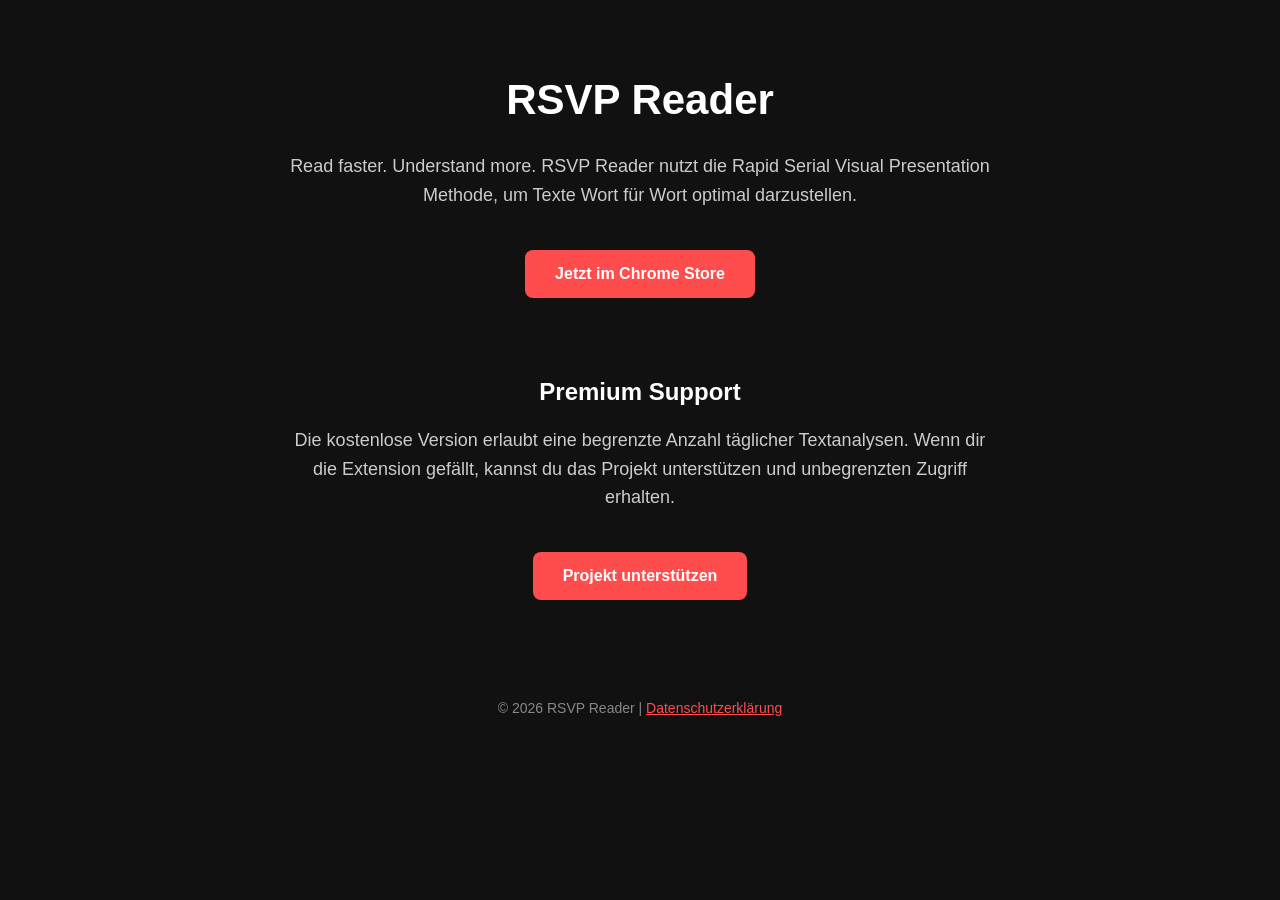
<file: index.html>
<!DOCTYPE html>
<html lang="de">
<head>
  <meta charset="UTF-8">
  <title>RSVP Reader – Speed Reading Extension</title>
  <meta name="viewport" content="width=device-width, initial-scale=1.0">
  <style>
    body {
      font-family: Arial, sans-serif;
      background: #111;
      color: #fff;
      text-align: center;
      padding: 40px;
    }
    h1 {
      font-size: 42px;
    }
    p {
      max-width: 700px;
      margin: 20px auto;
      font-size: 18px;
      line-height: 1.6;
      color: #ccc;
    }
    .button {
      display: inline-block;
      padding: 15px 30px;
      margin: 20px;
      background: #ff4d4d;
      color: white;
      text-decoration: none;
      border-radius: 8px;
      font-weight: bold;
    }
    .section {
      margin-top: 60px;
    }
    footer {
      margin-top: 80px;
      font-size: 14px;
      color: #888;
    }
    a {
      color: #ff4d4d;
    }
  </style>
</head>
<body>

  <h1>RSVP Reader</h1>
  <p>
    Read faster. Understand more.  
    RSVP Reader nutzt die Rapid Serial Visual Presentation Methode,
    um Texte Wort für Wort optimal darzustellen.
  </p>

  <a class="button" href="#">Jetzt im Chrome Store</a>

  <div class="section">
    <h2>Premium Support</h2>
    <p>
      Die kostenlose Version erlaubt eine begrenzte Anzahl täglicher Textanalysen.
      Wenn dir die Extension gefällt, kannst du das Projekt unterstützen
      und unbegrenzten Zugriff erhalten.
    </p>
    <a class="button" href="https://deine-website.de/donate">Projekt unterstützen</a>
  </div>

  <footer>
    © 2026 RSVP Reader  
    | <a href="privacy.html">Datenschutzerklärung</a>
  </footer>

</body>
</html>
</file>
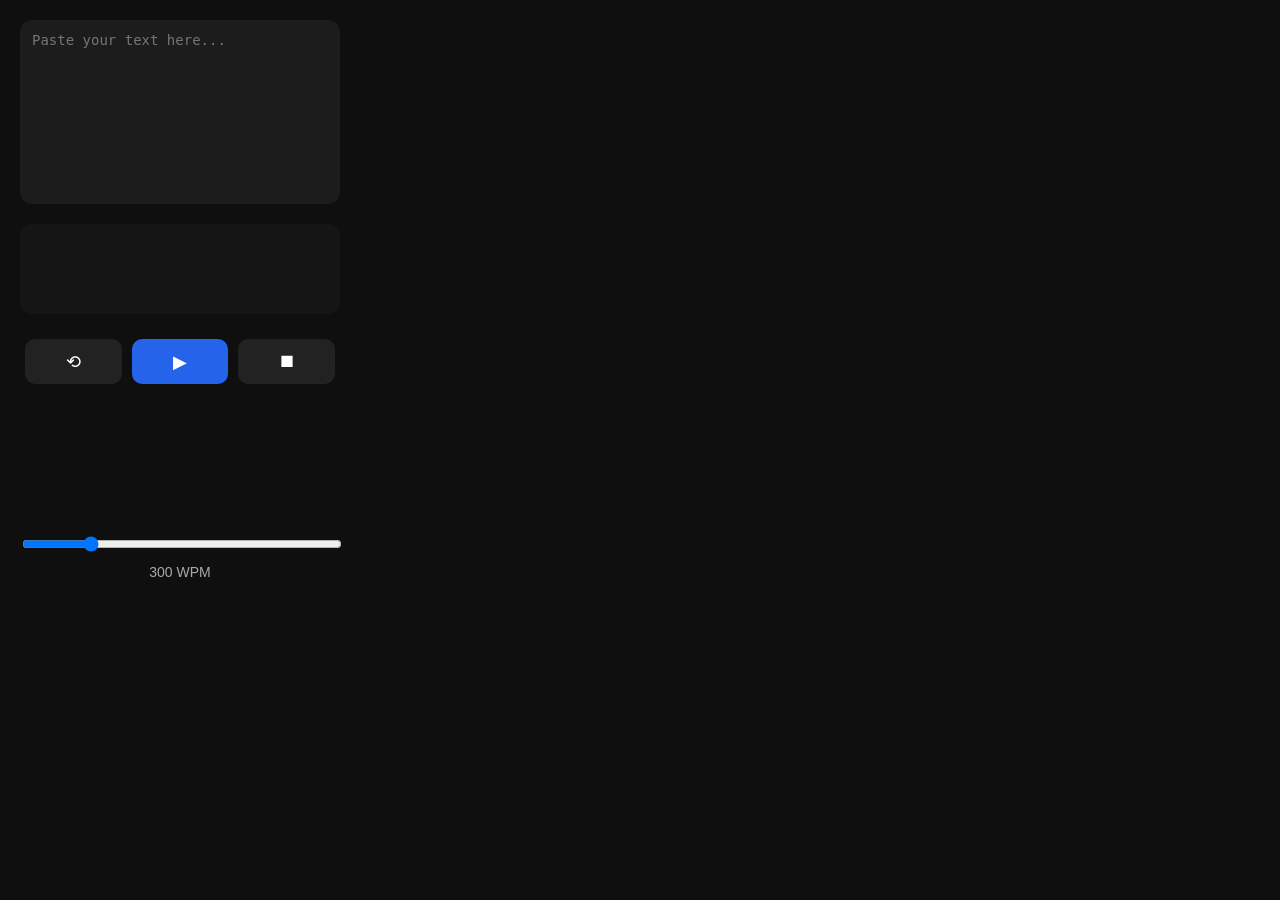
<file: extension/popup.html>
<!DOCTYPE html>
<html>
<head>
  <meta charset="UTF-8">
  <link rel="stylesheet" href="popup.css">
</head>
<body>

  <div class="app">

    <textarea id="textInput" placeholder="Paste your text here..."></textarea>

    <div class="display-wrapper">
      <div id="rsvpDisplay"></div>
    </div>

    <div class="controls">
      <button id="repeat" class="control-btn">⟲</button>
      <button id="start" class="control-btn primary">▶</button>
      <button id="stop" class="control-btn">⏹</button>
    </div>

    <div class="slider-section">
      <input type="range" id="wpmSlider" min="150" max="900" value="300">
      <div class="wpm-label"><span id="wpmValue">300</span> WPM</div>
    </div>

  </div>

  <script src="popup.js"></script>
</body>
</html>
</file>
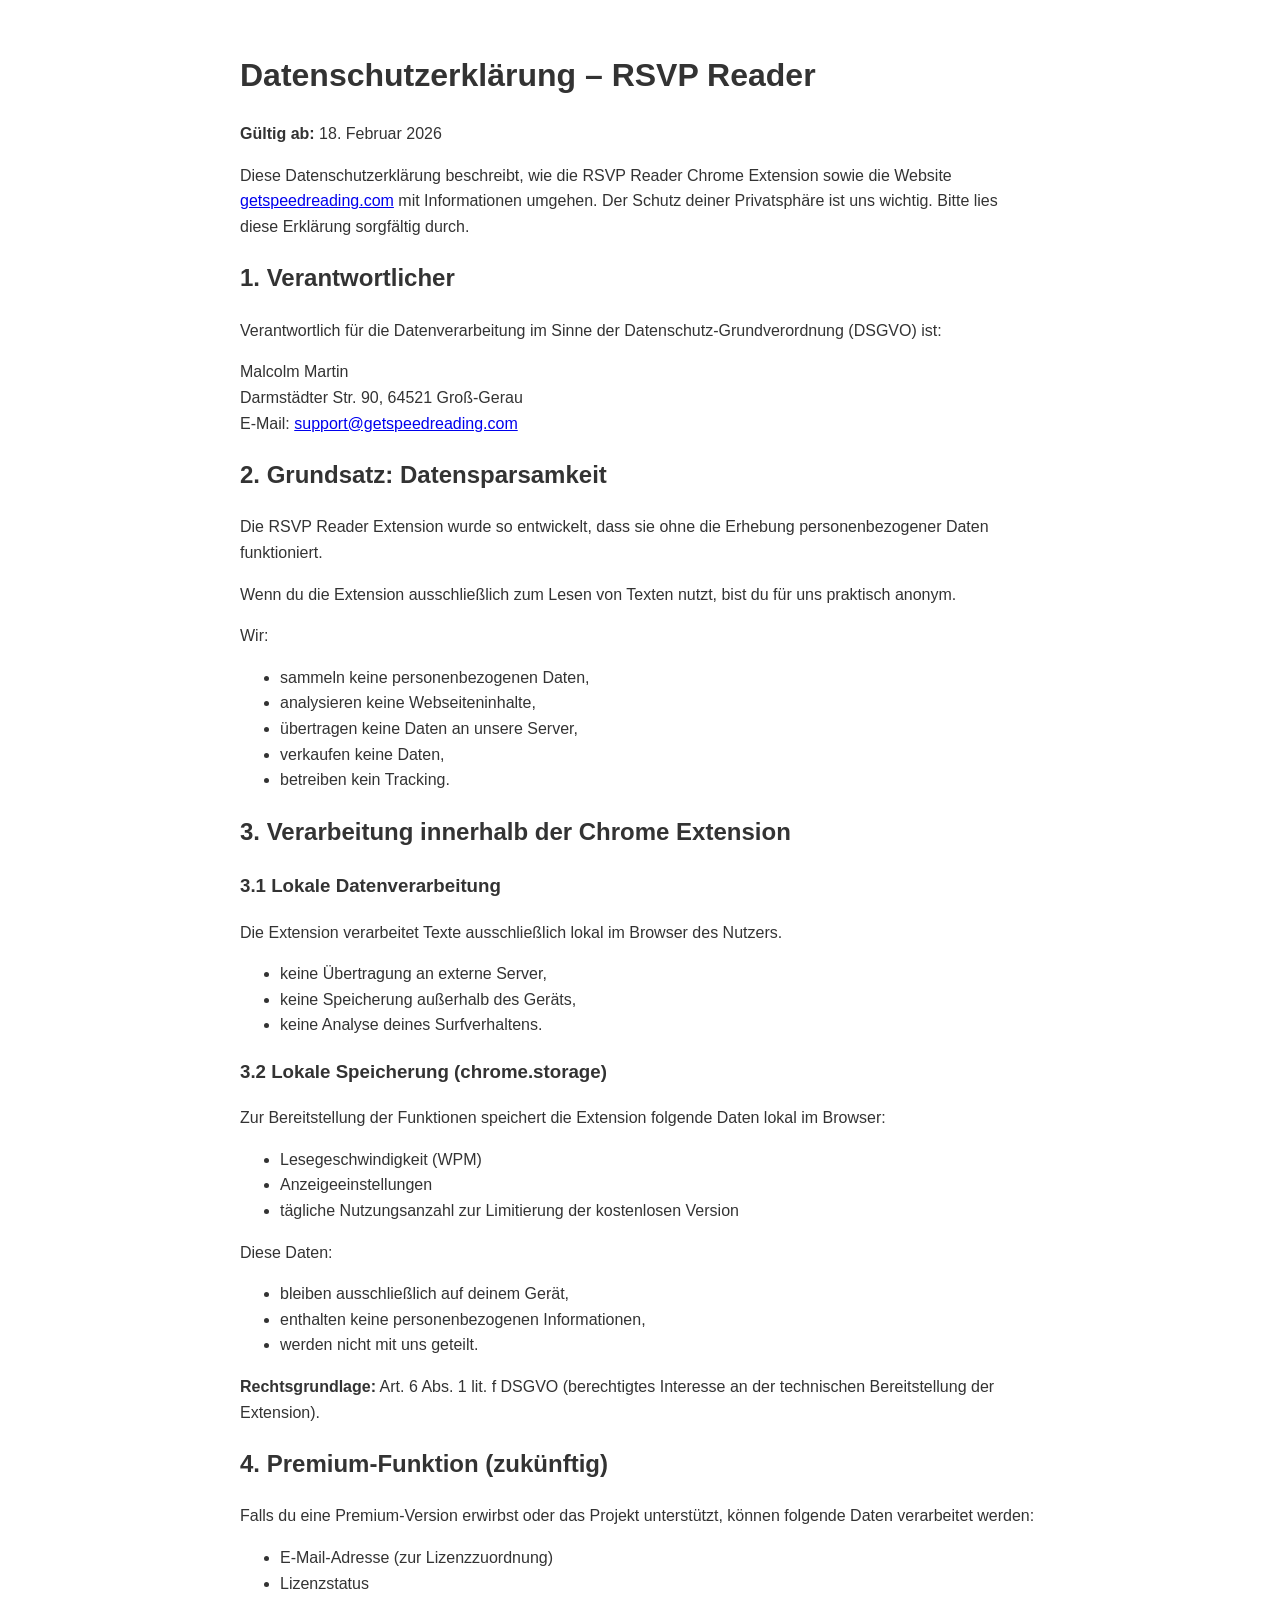
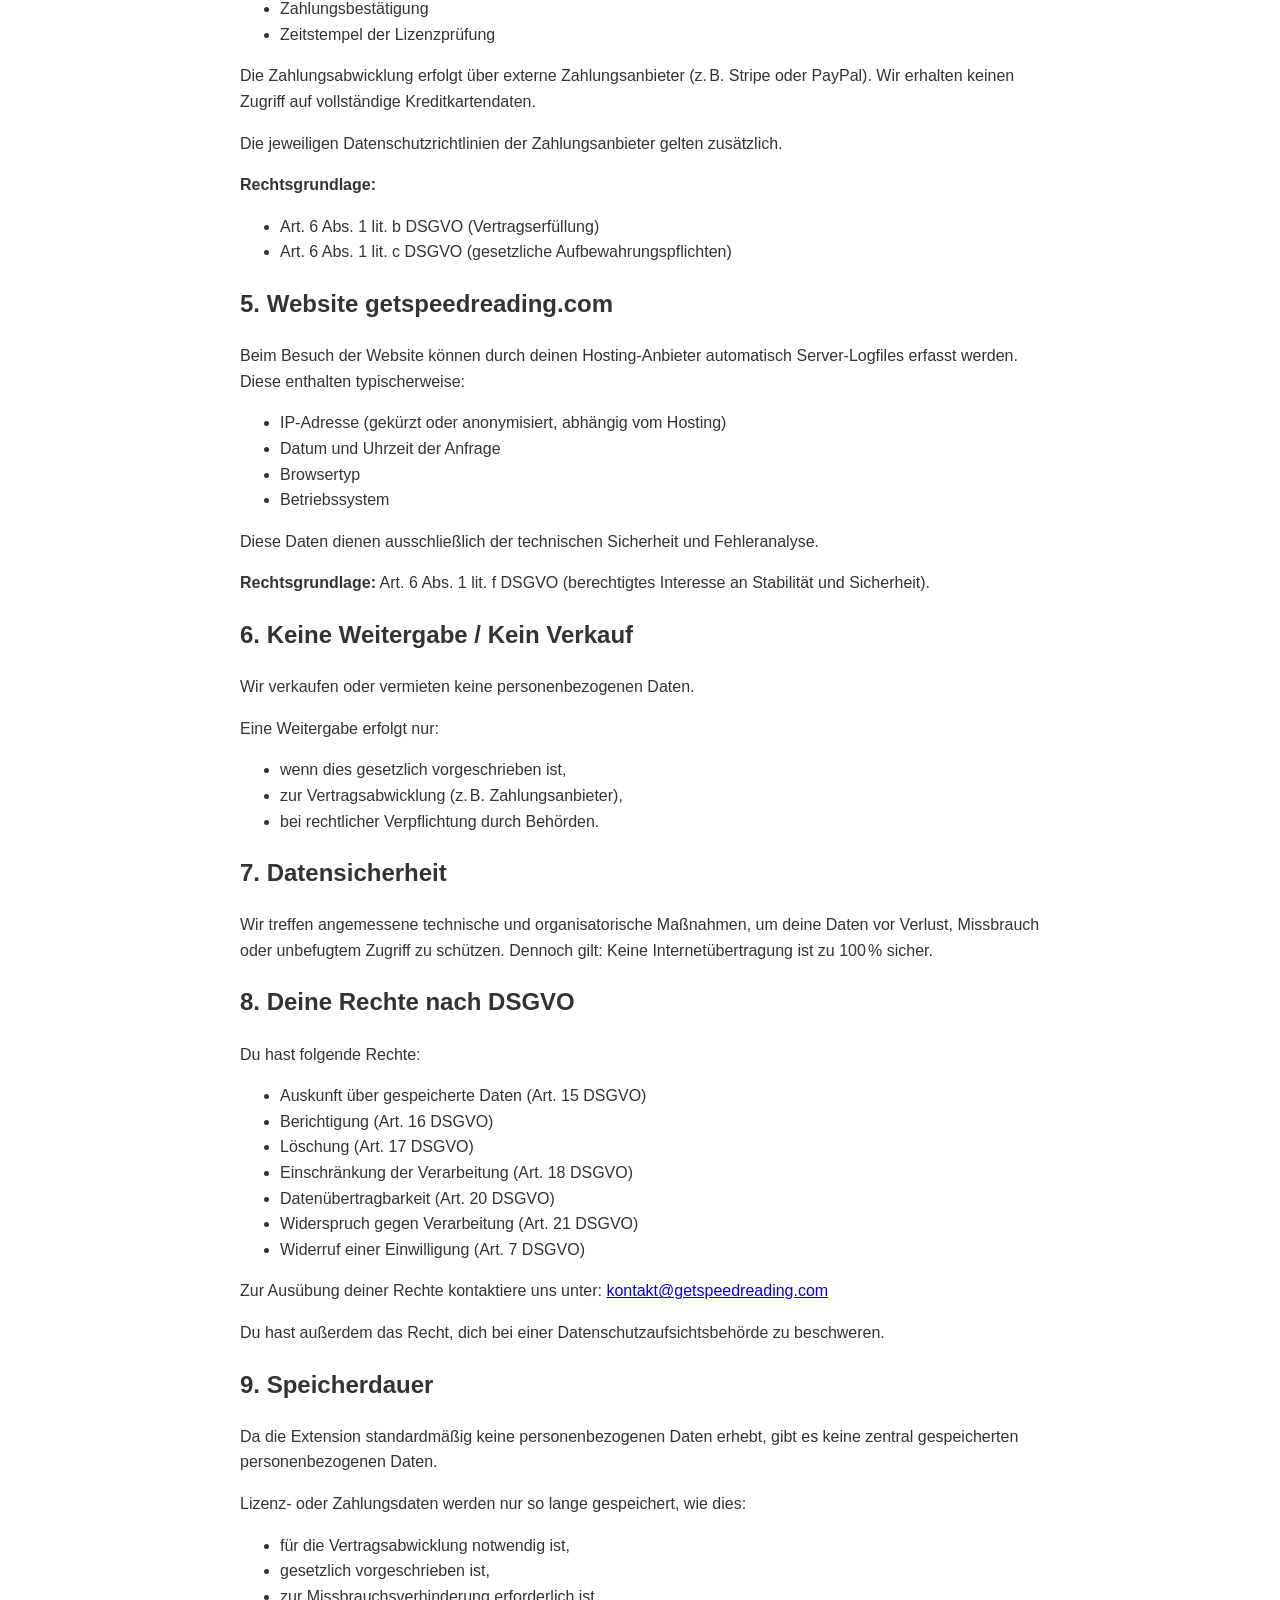
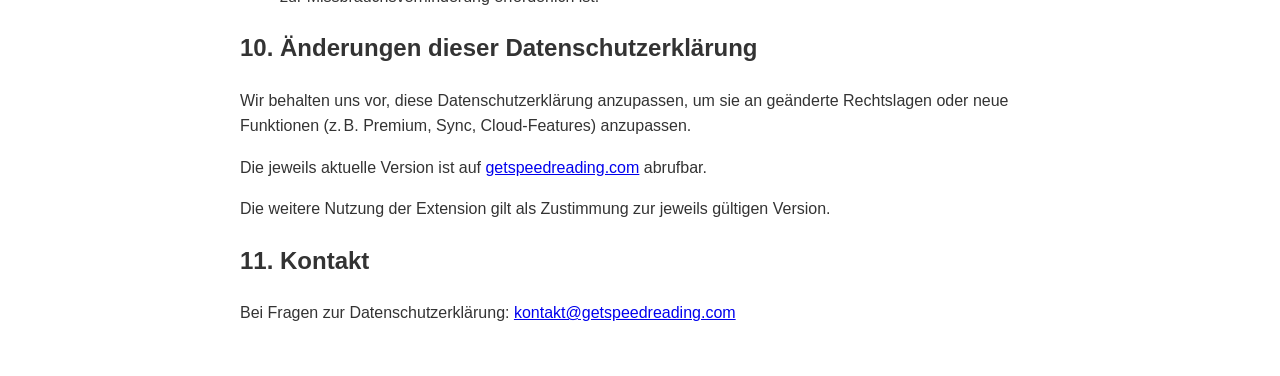
<file: pages/privacy.html>
<!DOCTYPE html>
<html lang="de">
<head>
  <meta charset="UTF-8">
  <title>Datenschutzerklärung – RSVP Reader</title>
  <style>
    body {
      font-family: Arial, sans-serif;
      max-width: 800px;
      margin: 50px auto;
      line-height: 1.6;
      color: #333;
    }
    h1 {
      margin-bottom: 20px;
    }
  </style>
</head>
<body>
    <h1>Datenschutzerklärung – RSVP Reader</h1>
    <p><strong>Gültig ab:</strong> 18. Februar 2026</p>
    <p>Diese Datenschutzerklärung beschreibt, wie die RSVP Reader Chrome Extension sowie die Website <a href="https://getspeedreading.com">getspeedreading.com</a> mit Informationen umgehen. Der Schutz deiner Privatsphäre ist uns wichtig. Bitte lies diese Erklärung sorgfältig durch.</p>

    <h2>1. Verantwortlicher</h2>
    <p>Verantwortlich für die Datenverarbeitung im Sinne der Datenschutz-Grundverordnung (DSGVO) ist:</p>
    <p>Malcolm Martin<br>
       Darmstädter Str. 90, 64521 Groß-Gerau<br>
       E-Mail: <a href="mailto:support@getspeedreading.com">support@getspeedreading.com</a></p>

    <h2>2. Grundsatz: Datensparsamkeit</h2>
    <p>Die RSVP Reader Extension wurde so entwickelt, dass sie ohne die Erhebung personenbezogener Daten funktioniert.</p>
    <p>Wenn du die Extension ausschließlich zum Lesen von Texten nutzt, bist du für uns praktisch anonym.</p>
    <p>Wir:</p>
    <ul>
        <li>sammeln keine personenbezogenen Daten,</li>
        <li>analysieren keine Webseiteninhalte,</li>
        <li>übertragen keine Daten an unsere Server,</li>
        <li>verkaufen keine Daten,</li>
        <li>betreiben kein Tracking.</li>
    </ul>

    <h2>3. Verarbeitung innerhalb der Chrome Extension</h2>

    <h3>3.1 Lokale Datenverarbeitung</h3>
    <p>Die Extension verarbeitet Texte ausschließlich lokal im Browser des Nutzers.</p>
    <ul>
        <li>keine Übertragung an externe Server,</li>
        <li>keine Speicherung außerhalb des Geräts,</li>
        <li>keine Analyse deines Surfverhaltens.</li>
    </ul>

    <h3>3.2 Lokale Speicherung (chrome.storage)</h3>
    <p>Zur Bereitstellung der Funktionen speichert die Extension folgende Daten lokal im Browser:</p>
    <ul>
        <li>Lesegeschwindigkeit (WPM)</li>
        <li>Anzeigeeinstellungen</li>
        <li>tägliche Nutzungsanzahl zur Limitierung der kostenlosen Version</li>
    </ul>
    <p>Diese Daten:</p>
    <ul>
        <li>bleiben ausschließlich auf deinem Gerät,</li>
        <li>enthalten keine personenbezogenen Informationen,</li>
        <li>werden nicht mit uns geteilt.</li>
    </ul>
    <p><strong>Rechtsgrundlage:</strong> Art. 6 Abs. 1 lit. f DSGVO (berechtigtes Interesse an der technischen Bereitstellung der Extension).</p>

    <h2>4. Premium-Funktion (zukünftig)</h2>
    <p>Falls du eine Premium-Version erwirbst oder das Projekt unterstützt, können folgende Daten verarbeitet werden:</p>
    <ul>
        <li>E-Mail-Adresse (zur Lizenzzuordnung)</li>
        <li>Lizenzstatus</li>
        <li>Zahlungsbestätigung</li>
        <li>Zeitstempel der Lizenzprüfung</li>
    </ul>
    <p>Die Zahlungsabwicklung erfolgt über externe Zahlungsanbieter (z. B. Stripe oder PayPal). Wir erhalten keinen Zugriff auf vollständige Kreditkartendaten.</p>
    <p>Die jeweiligen Datenschutzrichtlinien der Zahlungsanbieter gelten zusätzlich.</p>
    <p><strong>Rechtsgrundlage:</strong></p>
    <ul>
        <li>Art. 6 Abs. 1 lit. b DSGVO (Vertragserfüllung)</li>
        <li>Art. 6 Abs. 1 lit. c DSGVO (gesetzliche Aufbewahrungspflichten)</li>
    </ul>

    <h2>5. Website getspeedreading.com</h2>
    <p>Beim Besuch der Website können durch deinen Hosting-Anbieter automatisch Server-Logfiles erfasst werden. Diese enthalten typischerweise:</p>
    <ul>
        <li>IP-Adresse (gekürzt oder anonymisiert, abhängig vom Hosting)</li>
        <li>Datum und Uhrzeit der Anfrage</li>
        <li>Browsertyp</li>
        <li>Betriebssystem</li>
    </ul>
    <p>Diese Daten dienen ausschließlich der technischen Sicherheit und Fehleranalyse.</p>
    <p><strong>Rechtsgrundlage:</strong> Art. 6 Abs. 1 lit. f DSGVO (berechtigtes Interesse an Stabilität und Sicherheit).</p>

    <h2>6. Keine Weitergabe / Kein Verkauf</h2>
    <p>Wir verkaufen oder vermieten keine personenbezogenen Daten.</p>
    <p>Eine Weitergabe erfolgt nur:</p>
    <ul>
        <li>wenn dies gesetzlich vorgeschrieben ist,</li>
        <li>zur Vertragsabwicklung (z. B. Zahlungsanbieter),</li>
        <li>bei rechtlicher Verpflichtung durch Behörden.</li>
    </ul>

    <h2>7. Datensicherheit</h2>
    <p>Wir treffen angemessene technische und organisatorische Maßnahmen, um deine Daten vor Verlust, Missbrauch oder unbefugtem Zugriff zu schützen. Dennoch gilt: Keine Internetübertragung ist zu 100 % sicher.</p>

    <h2>8. Deine Rechte nach DSGVO</h2>
    <p>Du hast folgende Rechte:</p>
    <ul>
        <li>Auskunft über gespeicherte Daten (Art. 15 DSGVO)</li>
        <li>Berichtigung (Art. 16 DSGVO)</li>
        <li>Löschung (Art. 17 DSGVO)</li>
        <li>Einschränkung der Verarbeitung (Art. 18 DSGVO)</li>
        <li>Datenübertragbarkeit (Art. 20 DSGVO)</li>
        <li>Widerspruch gegen Verarbeitung (Art. 21 DSGVO)</li>
        <li>Widerruf einer Einwilligung (Art. 7 DSGVO)</li>
    </ul>
    <p>Zur Ausübung deiner Rechte kontaktiere uns unter: <a href="mailto:support@getspeedreading.com">kontakt@getspeedreading.com</a></p>
    <p>Du hast außerdem das Recht, dich bei einer Datenschutzaufsichtsbehörde zu beschweren.</p>

    <h2>9. Speicherdauer</h2>
    <p>Da die Extension standardmäßig keine personenbezogenen Daten erhebt, gibt es keine zentral gespeicherten personenbezogenen Daten.</p>
    <p>Lizenz- oder Zahlungsdaten werden nur so lange gespeichert, wie dies:</p>
    <ul>
        <li>für die Vertragsabwicklung notwendig ist,</li>
        <li>gesetzlich vorgeschrieben ist,</li>
        <li>zur Missbrauchsverhinderung erforderlich ist.</li>
    </ul>

    <h2>10. Änderungen dieser Datenschutzerklärung</h2>
    <p>Wir behalten uns vor, diese Datenschutzerklärung anzupassen, um sie an geänderte Rechtslagen oder neue Funktionen (z. B. Premium, Sync, Cloud-Features) anzupassen.</p>
    <p>Die jeweils aktuelle Version ist auf <a href="https://getspeedreading.com">getspeedreading.com</a> abrufbar.</p>
    <p>Die weitere Nutzung der Extension gilt als Zustimmung zur jeweils gültigen Version.</p>

    <h2>11. Kontakt</h2>
    <p>Bei Fragen zur Datenschutzerklärung: <a href="mailto:support@getspeedreading.com">kontakt@getspeedreading.com</a></p>
</body>
</html>
</file>
<file: extension/popup.css>
body {
  margin: 0;
  width: 360px;
  height: 600px;
  font-family: -apple-system, BlinkMacSystemFont, "Segoe UI", Roboto, sans-serif;
  background: #0f0f0f;
  color: white;
}

.app {
  padding: 20px;
  display: flex;
  flex-direction: column;
  height: 100%;
  box-sizing: border-box;
}

textarea {
  height: 160px;
  resize: none;
  border-radius: 12px;
  border: none;
  padding: 12px;
  font-size: 14px;
  background: #1c1c1c;
  color: white;
  outline: none;
  margin-bottom: 20px;
}

.display-wrapper {
  height: 90px;
  display: flex;
  align-items: center;
  justify-content: center;
  margin-bottom: 25px;
  border-radius: 12px;
  background: #151515;
}

#rsvpDisplay {
  font-size: 34px;
  font-weight: 600;
  letter-spacing: 1px;
}

.orp {
  color: #ff4d4d;
}

.controls {
  display: flex;
  justify-content: space-between;
  margin-bottom: 25px;
}

.control-btn {
  flex: 1;
  margin: 0 5px;
  height: 45px;
  border-radius: 10px;
  border: none;
  font-size: 18px;
  cursor: pointer;
  background: #222;
  color: white;
  transition: 0.2s;
}

.control-btn:hover {
  background: #333;
}

.primary {
  background: #2563eb;
}

.primary:hover {
  background: #1d4ed8;
}

.slider-section {
  margin-top: auto;
}

input[type="range"] {
  width: 100%;
}

.wpm-label {
  text-align: center;
  margin-top: 8px;
  font-size: 14px;
  color: #aaa;
}
</file>
